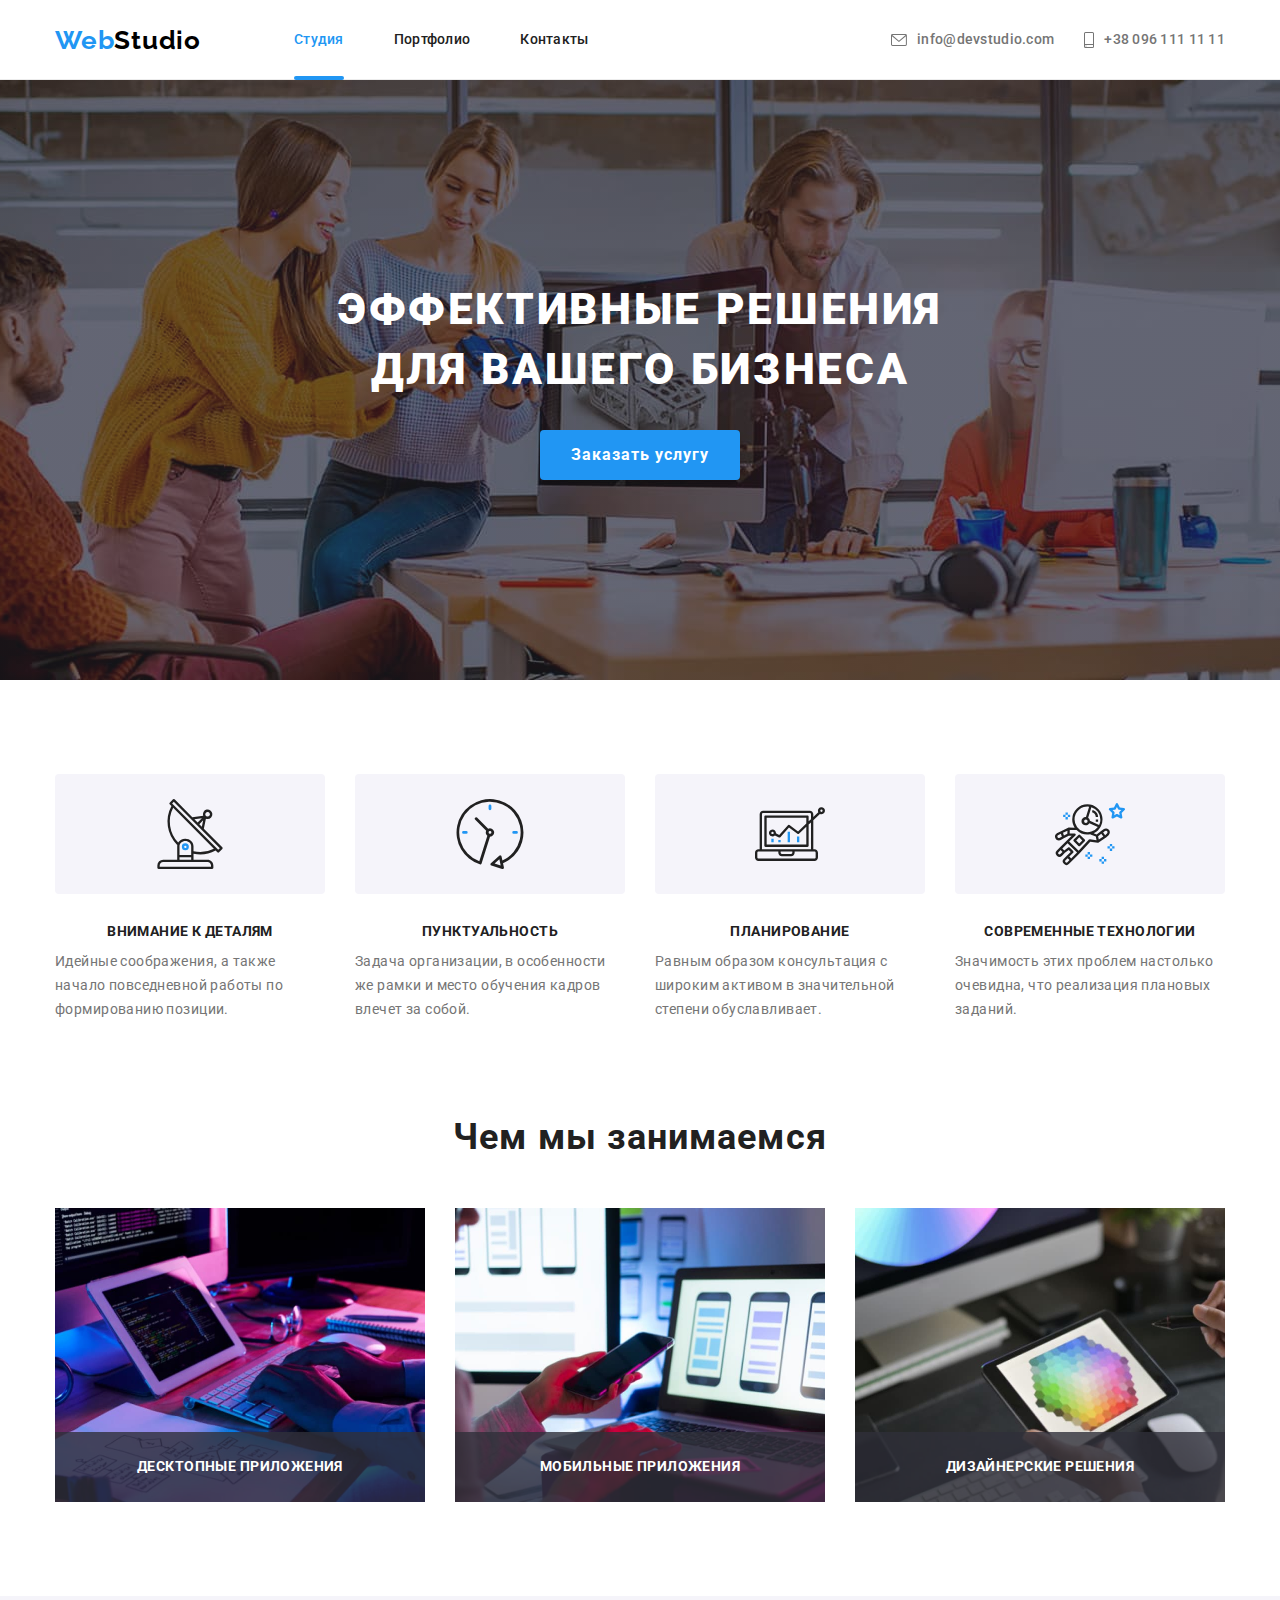
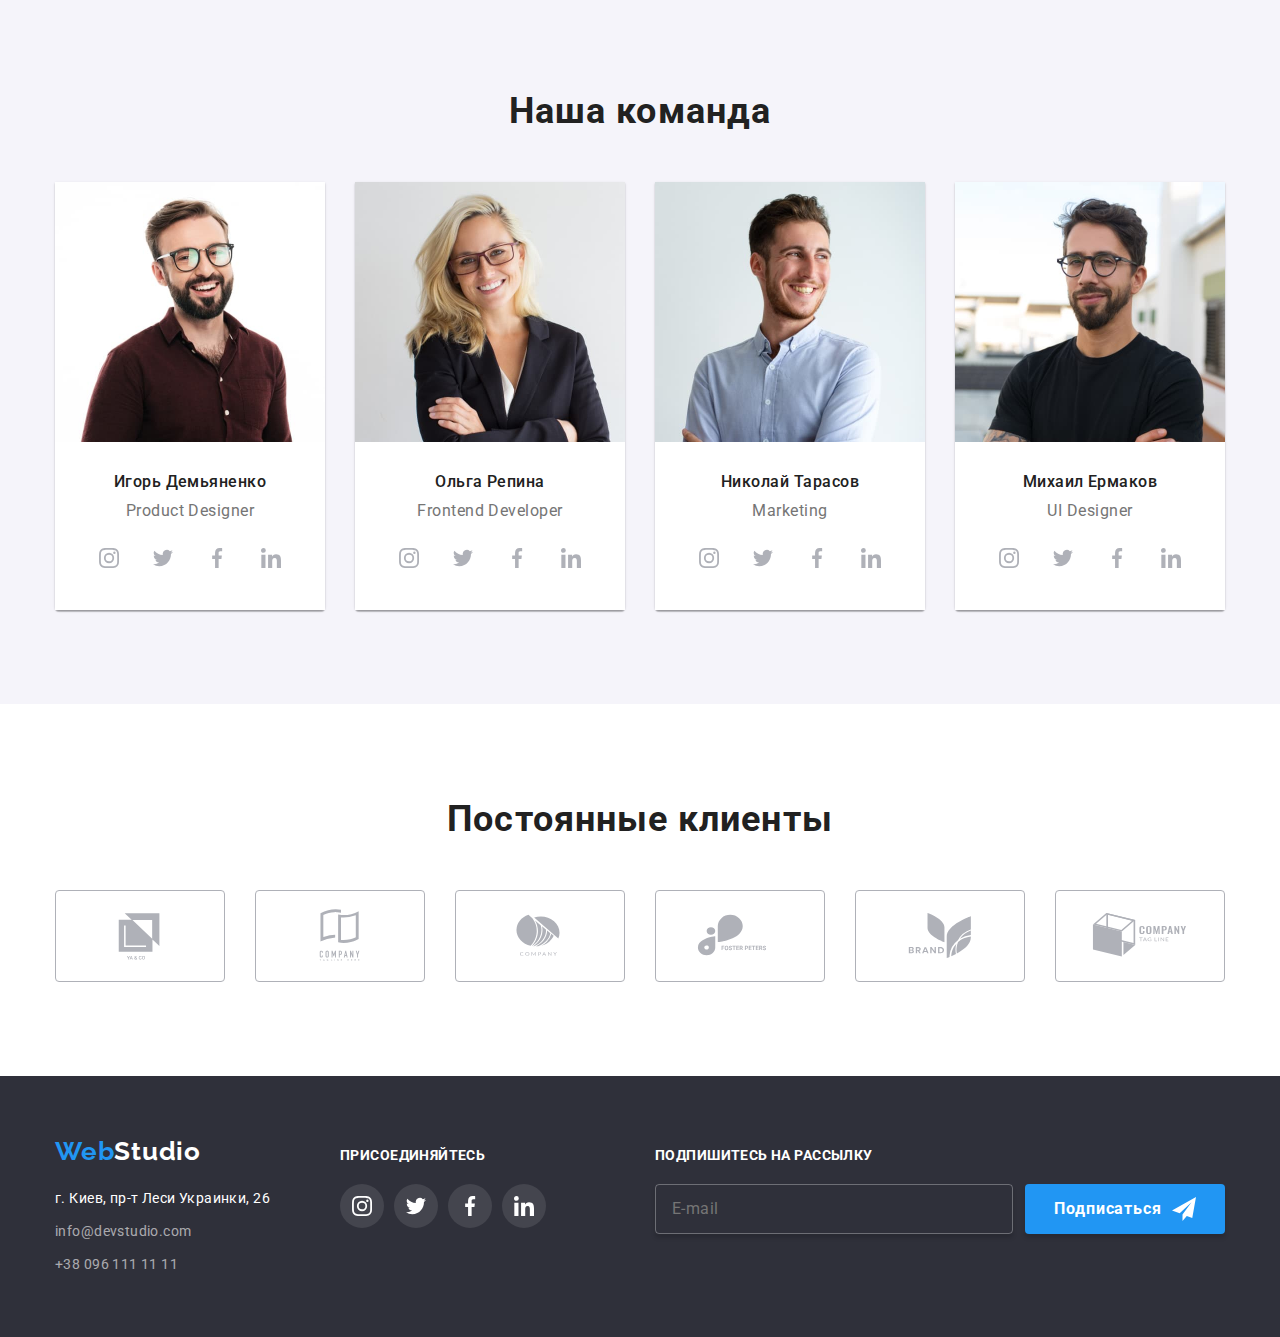
<file: index.html>
<!DOCTYPE html>
<html lang="ru">
  <head>
    <meta charset="UTF-8" />
    <meta http-equiv="X-UA-Compatible" content="IE=edge" />
    <meta name="viewport" content="width=device-width, initial-scale=1.0" />
    <title>WebStudio</title>
    <link rel="preconnect" href="https://fonts.googleapis.com" />
    <link rel="preconnect" href="https://fonts.gstatic.com" crossorigin />
    <link
      href="https://fonts.googleapis.com/css2?family=Raleway:wght@700&family=Roboto:wght@400;500;700;900&display=swap"
      rel="stylesheet"
    />
    <link rel="stylesheet" href="./css/main.min.css" />
  </head>
  <body>
    <!-- Блок header -->
    <header class="header">
      <div class="container">
        <!-- Основная навигация -->
        <nav class="navigation">
          <a class="logo header__logo" href="./index.html"
            >Web<span class="logo__dark">Studio</span></a
          >
          <button
            type="button"
            class="button-menu"
            aria-expanded="false"
            aria-controls="menu-container"
            data-menu-button
          >
            <svg
              class="button-menu__icon"
              width="40"
              height="40"
              aria-label="Переключатель мобильного меню"
            >
              <use
                class="button-menu__icon-cross"
                href="./images/icons.svg#cross"
              ></use>
              <use
                class="button-menu__icon-menu"
                href="./images/icons.svg#menu"
              ></use>
            </svg>
          </button>
          <div class="menu-container" id="menu-container" data-menu>
            <ul class="navigation__list">
              <li class="navigation__item">
                <a
                  class="navigation__link navigation__link--current"
                  href="./index.html"
                  >Студия</a
                >
              </li>
              <li class="navigation__item">
                <a class="navigation__link" href="./portfolio.html"
                  >Портфолио</a
                >
              </li>
              <li class="navigation__item">
                <a class="navigation__link" href="">Контакты</a>
              </li>
            </ul>
            <!-- Контактная информация -->
            <ul class="contacts">
              <li class="contacts__item">
                <a
                  class="contacts__link contacts__link--phone"
                  href="tel:+380961111111"
                  ><svg class="contacts__icon" width="10" height="16">
                    <use href="./images/icons.svg#smartphone"></use></svg
                  ><span class="contacts__label">+38 096 111 11 11</span></a
                >
              </li>
              <li class="contacts__item">
                <a class="contacts__link" href="mailto:info@devstudio.com"
                  ><svg class="contacts__icon" width="16" height="12">
                    <use href="./images/icons.svg#envelope"></use></svg
                  ><span class="contacts__label">info@devstudio.com</span></a
                >
              </li>
            </ul>
            <ul class="menu-social">
              <li class="menu-social__item">
                <a href="" class="menu-social__link">Instagram</a>
              </li>
              <li class="menu-social__item">
                <a href="" class="menu-social__link">Twitter</a>
              </li>
              <li class="menu-social__item">
                <a href="" class="menu-social__link">Facebook</a>
              </li>
              <li class="menu-social__item">
                <a href="" class="menu-social__link">LinkedIn</a>
              </li>
            </ul>
          </div>
        </nav>
      </div>
    </header>
    <!-- Блок main -->
    <main class="main">
      <!-- Основной баннер -->
      <section class="hero">
        <div class="container">
          <h1 class="hero__title">
            Эффективные решения<br />для вашего бизнеса
          </h1>
          <button class="button" type="button" data-modal-open>
            Заказать услугу
          </button>
        </div>
      </section>
      <!-- Наши преимущества -->
      <section class="section">
        <div class="container">
          <h2 class="section__title visually-hidden">Наши преимущества</h2>
          <ul class="features">
            <li class="features__item">
              <div class="features__box">
                <svg class="features__icon" width="70" height="70">
                  <use href="./images/icons.svg#antenna"></use>
                </svg>
              </div>
              <h3 class="features__title">Внимание к деталям</h3>
              <p class="features__text">
                Идейные соображения, а также начало повседневной работы по
                формированию позиции.
              </p>
            </li>
            <li class="features__item">
              <div class="features__box">
                <svg class="features__icon" width="70" height="70">
                  <use href="./images/icons.svg#clock"></use>
                </svg>
              </div>
              <h3 class="features__title">Пунктуальность</h3>
              <p class="features__text">
                Задача организации, в особенности же рамки и место обучения
                кадров влечет за собой.
              </p>
            </li>
            <li class="features__item">
              <div class="features__box">
                <svg class="features__icon" width="70" height="70">
                  <use href="./images/icons.svg#diagram"></use>
                </svg>
              </div>
              <h3 class="features__title">Планирование</h3>
              <p class="features__text">
                Равным образом консультация с широким активом в значительной
                степени обуславливает.
              </p>
            </li>
            <li class="features__item">
              <div class="features__box">
                <svg class="features__icon" width="70" height="70">
                  <use href="./images/icons.svg#astronaut"></use>
                </svg>
              </div>
              <h3 class="features__title">Современные технологии</h3>
              <p class="features__text">
                Значимость этих проблем настолько очевидна, что реализация
                плановых заданий.
              </p>
            </li>
          </ul>
        </div>
      </section>
      <!-- Чем мы занимаемся -->
      <section class="section section--no-padding-top section--hiden">
        <div class="container">
          <h2 class="section__title">Чем мы занимаемся</h2>
          <ul class="work">
            <li class="work__item">
              <div class="work__thumb">
                <img
                  class="work__image"
                  srcset="
                    ./images/work/work1/work1-desktop-370.jpg 370w,
                    ./images/work/work1/work1-desktop-740.jpg 740w
                  "
                  sizes="33vw"
                  src="./images/work/work1/work1-desktop-370.jpg"
                  alt="Программист работает в офисе"
                />
                <div class="work__overlay">
                  <h3 class="work__title">Десктопные приложения</h3>
                </div>
              </div>
            </li>
            <li class="work__item">
              <div class="work__thumb">
                <img
                  class="work__image"
                  srcset="
                    ./images/work/work2/work2-desktop-370.jpg 370w,
                    ./images/work/work2/work2-desktop-740.jpg 740w
                  "
                  sizes="33vw"
                  src="./images/work/work2/work2-desktop-370.jpg"
                  alt="Веб-дизайнер разрабатывает интерфейс для мобильного приложения"
                />
                <div class="work__overlay">
                  <h3 class="work__title">Мобильные приложения</h3>
                </div>
              </div>
            </li>
            <li class="work__item">
              <div class="work__thumb">
                <img
                  class="work__image"
                  srcset="
                    ./images/work/work3/work3-desktop-370.jpg 370w,
                    ./images/work/work3/work3-desktop-740.jpg 740w
                  "
                  sizes="33vw"
                  src="./images/work/work3/work3-desktop-370.jpg"
                  alt="Веб-дизайнер выбирает цвет на графическом планшете"
                />
                <div class="work__overlay">
                  <h3 class="work__title">Дизайнерские решения</h3>
                </div>
              </div>
            </li>
          </ul>
        </div>
      </section>
      <!-- Наша команда -->
      <section class="section section--other-background">
        <div class="container">
          <h2 class="section__title">Наша команда</h2>
          <ul class="team">
            <li class="team__item">
              <picture>
                <source
                  srcset="
                    ./images/team/employee1/employee1-desktop-270.jpg 270w,
                    ./images/team/employee1/employee1-desktop-540.jpg 540w
                  "
                  media="(min-width: 1200px)"
                  sizes="25vw"
                />
                <source
                  srcset="
                    ./images/team/employee1/employee1-tablet-354.jpg 354w,
                    ./images/team/employee1/employee1-tablet-708.jpg 708w
                  "
                  media="(min-width: 768px)"
                  sizes="50vw"
                />
                <source
                  srcset="
                    ./images/team/employee1/employee1-mobile-450.jpg 450w,
                    ./images/team/employee1/employee1-mobile-900.jpg 900w
                  "
                  media="(max-width: 767px)"
                  sizes="100vw"
                />
                <img
                  class="team__image"
                  src="./images/team/employee1/employee1-mobile-450.jpg"
                  alt="Фото Игоря Демьяненко"
                />
              </picture>
              <div class="team__box">
                <h3 class="team__title">Игорь Демьяненко</h3>
                <p class="team__text" lang="en">Product Designer</p>
                <ul class="social-list">
                  <li class="social-list__item">
                    <a class="social-list__link" href=""
                      ><svg class="social-list__icon" width="20" height="20">
                        <use href="./images/icons.svg#instagram"></use>
                      </svg>
                    </a>
                  </li>
                  <li class="social-list__item">
                    <a class="social-list__link" href="">
                      <svg class="social-list__icon" width="20" height="20">
                        <use href="./images/icons.svg#twitter"></use>
                      </svg>
                    </a>
                  </li>
                  <li class="social-list__item">
                    <a class="social-list__link" href=""
                      ><svg class="social-list__icon" width="20" height="20">
                        <use href="./images/icons.svg#facebook"></use></svg
                    ></a>
                  </li>
                  <li class="social-list__item">
                    <a class="social-list__link" href=""
                      ><svg class="social-list__icon" width="20" height="20">
                        <use href="./images/icons.svg#linkedin"></use></svg
                    ></a>
                  </li>
                </ul>
              </div>
            </li>
            <li class="team__item">
              <picture>
                <source
                  srcset="
                    ./images/team/employee2/employee2-desktop-270.jpg 270w,
                    ./images/team/employee2/employee2-desktop-540.jpg 540w
                  "
                  media="(min-width: 1200px)"
                  sizes="25vw"
                />
                <source
                  srcset="
                    ./images/team/employee2/employee2-tablet-354.jpg 354w,
                    ./images/team/employee2/employee2-tablet-708.jpg 708w
                  "
                  media="(min-width: 768px)"
                  sizes="50vw"
                />
                <source
                  srcset="
                    ./images/team/employee2/employee2-mobile-450.jpg 450w,
                    ./images/team/employee2/employee2-mobile-900.jpg 900w
                  "
                  media="(max-width: 767px)"
                  sizes="100vw"
                />
                <img
                  class="team__image"
                  src="./images/team/employee2/employee2-mobile-450.jpg"
                  alt="Фото Ольги Репиной"
                />
              </picture>
              <div class="team__box">
                <h3 class="team__title">Ольга Репина</h3>
                <p class="team__text" lang="en">Frontend Developer</p>
                <ul class="social-list">
                  <li class="social-list__item">
                    <a class="social-list__link" href=""
                      ><svg class="social-list__icon" width="20" height="20">
                        <use href="./images/icons.svg#instagram"></use>
                      </svg>
                    </a>
                  </li>
                  <li class="social-list__item">
                    <a class="social-list__link" href="">
                      <svg class="social-list__icon" width="20" height="20">
                        <use href="./images/icons.svg#twitter"></use>
                      </svg>
                    </a>
                  </li>
                  <li class="social-list__item">
                    <a class="social-list__link" href=""
                      ><svg class="social-list__icon" width="20" height="20">
                        <use href="./images/icons.svg#facebook"></use></svg
                    ></a>
                  </li>
                  <li class="social-list__item">
                    <a class="social-list__link" href=""
                      ><svg class="social-list__icon" width="20" height="20">
                        <use href="./images/icons.svg#linkedin"></use></svg
                    ></a>
                  </li>
                </ul>
              </div>
            </li>
            <li class="team__item">
              <picture>
                <source
                  srcset="
                    ./images/team/employee3/employee3-desktop-270.jpg 270w,
                    ./images/team/employee3/employee3-desktop-540.jpg 540w
                  "
                  media="(min-width: 1200px)"
                  sizes="25vw"
                />
                <source
                  srcset="
                    ./images/team/employee3/employee3-tablet-354.jpg 354w,
                    ./images/team/employee3/employee3-tablet-708.jpg 708w
                  "
                  media="(min-width: 768px)"
                  sizes="50vw"
                />
                <source
                  srcset="
                    ./images/team/employee3/employee3-mobile-450.jpg 450w,
                    ./images/team/employee3/employee3-mobile-900.jpg 900w
                  "
                  media="(max-width: 767px)"
                  sizes="100vw"
                />
                <img
                  class="team__image"
                  src="./images/team/employee3/employee3-mobile-450.jpg"
                  alt="Фото Николая Тарасова"
                />
              </picture>
              <div class="team__box">
                <h3 class="team__title">Николай Тарасов</h3>
                <p class="team__text" lang="en">Marketing</p>
                <ul class="social-list">
                  <li class="social-list__item">
                    <a class="social-list__link" href=""
                      ><svg class="social-list__icon" width="20" height="20">
                        <use href="./images/icons.svg#instagram"></use>
                      </svg>
                    </a>
                  </li>
                  <li class="social-list__item">
                    <a class="social-list__link" href="">
                      <svg class="social-list__icon" width="20" height="20">
                        <use href="./images/icons.svg#twitter"></use>
                      </svg>
                    </a>
                  </li>
                  <li class="social-list__item">
                    <a class="social-list__link" href=""
                      ><svg class="social-list__icon" width="20" height="20">
                        <use href="./images/icons.svg#facebook"></use></svg
                    ></a>
                  </li>
                  <li class="social-list__item">
                    <a class="social-list__link" href=""
                      ><svg class="social-list__icon" width="20" height="20">
                        <use href="./images/icons.svg#linkedin"></use></svg
                    ></a>
                  </li>
                </ul>
              </div>
            </li>
            <li class="team__item">
              <picture>
                <source
                  srcset="
                    ./images/team/employee4/employee4-desktop-270.jpg 270w,
                    ./images/team/employee4/employee4-desktop-540.jpg 540w
                  "
                  media="(min-width: 1200px)"
                  sizes="25vw"
                />
                <source
                  srcset="
                    ./images/team/employee4/employee4-tablet-354.jpg 354w,
                    ./images/team/employee4/employee4-tablet-708.jpg 708w
                  "
                  media="(min-width: 768px)"
                  sizes="50vw"
                />
                <source
                  srcset="
                    ./images/team/employee4/employee4-mobile-450.jpg 450w,
                    ./images/team/employee4/employee4-mobile-900.jpg 900w
                  "
                  media="(max-width: 767px)"
                  sizes="100vw"
                />
                <img
                  class="team__image"
                  src="./images/team/employee4/employee4-mobile-450.jpg"
                  alt="Фото Михаила Ермакова"
                />
              </picture>
              <div class="team__box">
                <h3 class="team__title">Михаил Ермаков</h3>
                <p class="team__text" lang="en">UI Designer</p>
                <ul class="social-list">
                  <li class="social-list__item">
                    <a class="social-list__link" href=""
                      ><svg class="social-list__icon" width="20" height="20">
                        <use href="./images/icons.svg#instagram"></use>
                      </svg>
                    </a>
                  </li>
                  <li class="social-list__item">
                    <a class="social-list__link" href="">
                      <svg class="social-list__icon" width="20" height="20">
                        <use href="./images/icons.svg#twitter"></use>
                      </svg>
                    </a>
                  </li>
                  <li class="social-list__item">
                    <a class="social-list__link" href=""
                      ><svg class="social-list__icon" width="20" height="20">
                        <use href="./images/icons.svg#facebook"></use></svg
                    ></a>
                  </li>
                  <li class="social-list__item">
                    <a class="social-list__link" href=""
                      ><svg class="social-list__icon" width="20" height="20">
                        <use href="./images/icons.svg#linkedin"></use></svg
                    ></a>
                  </li>
                </ul>
              </div>
            </li>
          </ul>
        </div>
      </section>
      <!-- Постоянные клиенты -->
      <section class="section">
        <div class="container">
          <h2 class="section__title">Постоянные клиенты</h2>
          <ul class="clients">
            <li class="clients__item">
              <a href="" class="clients__link"
                ><svg class="clients__icon" width="106" height="60">
                  <use href="./images/icons.svg#client1"></use></svg
              ></a>
            </li>
            <li class="clients__item">
              <a href="" class="clients__link"
                ><svg class="clients__icon" width="106" height="60">
                  <use href="./images/icons.svg#client2"></use></svg
              ></a>
            </li>
            <li class="clients__item">
              <a href="" class="clients__link"
                ><svg class="clients__icon" width="106" height="60">
                  <use href="./images/icons.svg#client3"></use></svg
              ></a>
            </li>
            <li class="clients__item">
              <a href="" class="clients__link"
                ><svg class="clients__icon" width="106" height="60">
                  <use href="./images/icons.svg#client4"></use></svg
              ></a>
            </li>
            <li class="clients__item">
              <a href="" class="clients__link"
                ><svg class="clients__icon" width="106" height="60">
                  <use href="./images/icons.svg#client5"></use></svg
              ></a>
            </li>
            <li class="clients__item">
              <a href="" class="clients__link"
                ><svg class="clients__icon" width="106" height="60">
                  <use href="./images/icons.svg#client6"></use></svg
              ></a>
            </li>
          </ul>
        </div>
      </section>
    </main>
    <!-- Блок footer -->
    <footer class="footer">
      <div class="container container--footer">
        <div class="footer__main-block">
          <a class="logo" href="./index.html"
            >Web<span class="logo__light">Studio</span></a
          >
          <address class="adress">
            <ul class="adress__list">
              <li class="adress__item">
                <a
                  class="adress__link adress__link--map"
                  href="https://goo.gl/maps/TPBuofEjxhkaZdSg8"
                  target="_blank"
                  rel="noopener noreferrer"
                  ><span class="adress__label adress__label__map"
                    >г. Киев, пр-т Леси Украинки, 26</span
                  ></a
                >
              </li>
              <li class="adress__item">
                <a class="adress__link" href="mailto:info@devstudio.com"
                  ><span class="adress__label">info@devstudio.com</span></a
                >
              </li>
              <li class="adress__item">
                <a class="adress__link" href="tel:+380961111111"
                  ><span class="adress__label">+38 096 111 11 11</span></a
                >
              </li>
            </ul>
          </address>
        </div>
        <div class="social-block">
          <h3 class="social-block__subtitle">Присоединяйтесь</h3>
          <ul class="social-list">
            <li class="social-list__item">
              <a class="social-list__link social-list__link--footer" href=""
                ><svg class="social-list__icon" width="20" height="20">
                  <use href="./images/icons.svg#instagram"></use>
                </svg>
              </a>
            </li>
            <li class="social-list__item">
              <a class="social-list__link social-list__link--footer" href="">
                <svg class="social-list__icon" width="20" height="20">
                  <use href="./images/icons.svg#twitter"></use>
                </svg>
              </a>
            </li>
            <li class="social-list__item">
              <a class="social-list__link social-list__link--footer" href=""
                ><svg class="social-list__icon" width="20" height="20">
                  <use href="./images/icons.svg#facebook"></use></svg
              ></a>
            </li>
            <li class="social-list__item">
              <a class="social-list__link social-list__link--footer" href=""
                ><svg class="social-list__icon" width="20" height="20">
                  <use href="./images/icons.svg#linkedin"></use></svg
              ></a>
            </li>
          </ul>
        </div>
        <div class="subscribe-section">
          <h3 class="subscribe-section__subtitle">Подпишитесь на рассылку</h3>
          <form action="#" class="subscribe-form">
            <input
              type="email"
              class="subscribe-form__input"
              name="mail"
              placeholder="E-mail"
            />
            <button type="submit" class="button">
              <span class="button__label">Подписаться</span>
              <svg class="button__icon" width="24" height="24">
                <use href="./images/icons.svg#send"></use>
              </svg>
            </button>
          </form>
        </div>
      </div>
    </footer>
    <!-- Backdrop & Modal -->
    <div class="backdrop backdrop--hidden" data-modal>
      <div class="modal">
        <button class="button-close" type="button" data-modal-close>
          <svg class="button-close__icon" width="18" height="18">
            <use href="./images/icons.svg#close"></use>
          </svg>
        </button>
        <form action="#" class="modal-form">
          <strong class="modal-form__title">
            Оставьте свои данные, мы вам перезвоним
          </strong>
          <label class="modal-form__field">
            <span class="modal-form__label">Имя</span>
            <input type="text" class="modal-form__input" name="name" />
            <svg class="modal-form__icon" width="18" height="18">
              <use href="./images/icons.svg#person"></use>
            </svg>
          </label>
          <label class="modal-form__field">
            <span class="modal-form__label">Телефон</span>
            <input type="tel" class="modal-form__input" name="phone" />
            <svg class="modal-form__icon" width="18" height="18">
              <use href="./images/icons.svg#phone"></use>
            </svg>
          </label>
          <label class="modal-form__field">
            <span class="modal-form__label">Почта</span>
            <input type="email" class="modal-form__input" name="email" />
            <svg class="modal-form__icon" width="18" height="18">
              <use href="./images/icons.svg#email"></use>
            </svg>
          </label>
          <label class="modal-form__field">
            <span class="modal-form__label">Комментарий</span>
            <textarea
              class="modal-form__textarea"
              name="comment"
              placeholder="Введите текст"
            ></textarea>
          </label>
          <label class="form-agreement">
            <input
              type="checkbox"
              class="form-agreement__input visually-hidden"
              name="agreement"
              value="agree"
            />
            <svg class="form-agreement__icon" width="16" height="15">
              <use href="./images/icons.svg#check"></use>
            </svg>
            <span class="form-agreement__label"
              >Соглашаюсь с рассылкой и принимаю
              <a class="form-agreement__link" href="">Условия договора</a></span
            >
          </label>
          <button type="submit" class="button">Отправить</button>
        </form>
      </div>
    </div>
    <script src="./js/modal.js"></script>
    <script src="./js/mobile-menu.js"></script>
  </body>
</html>
</file>
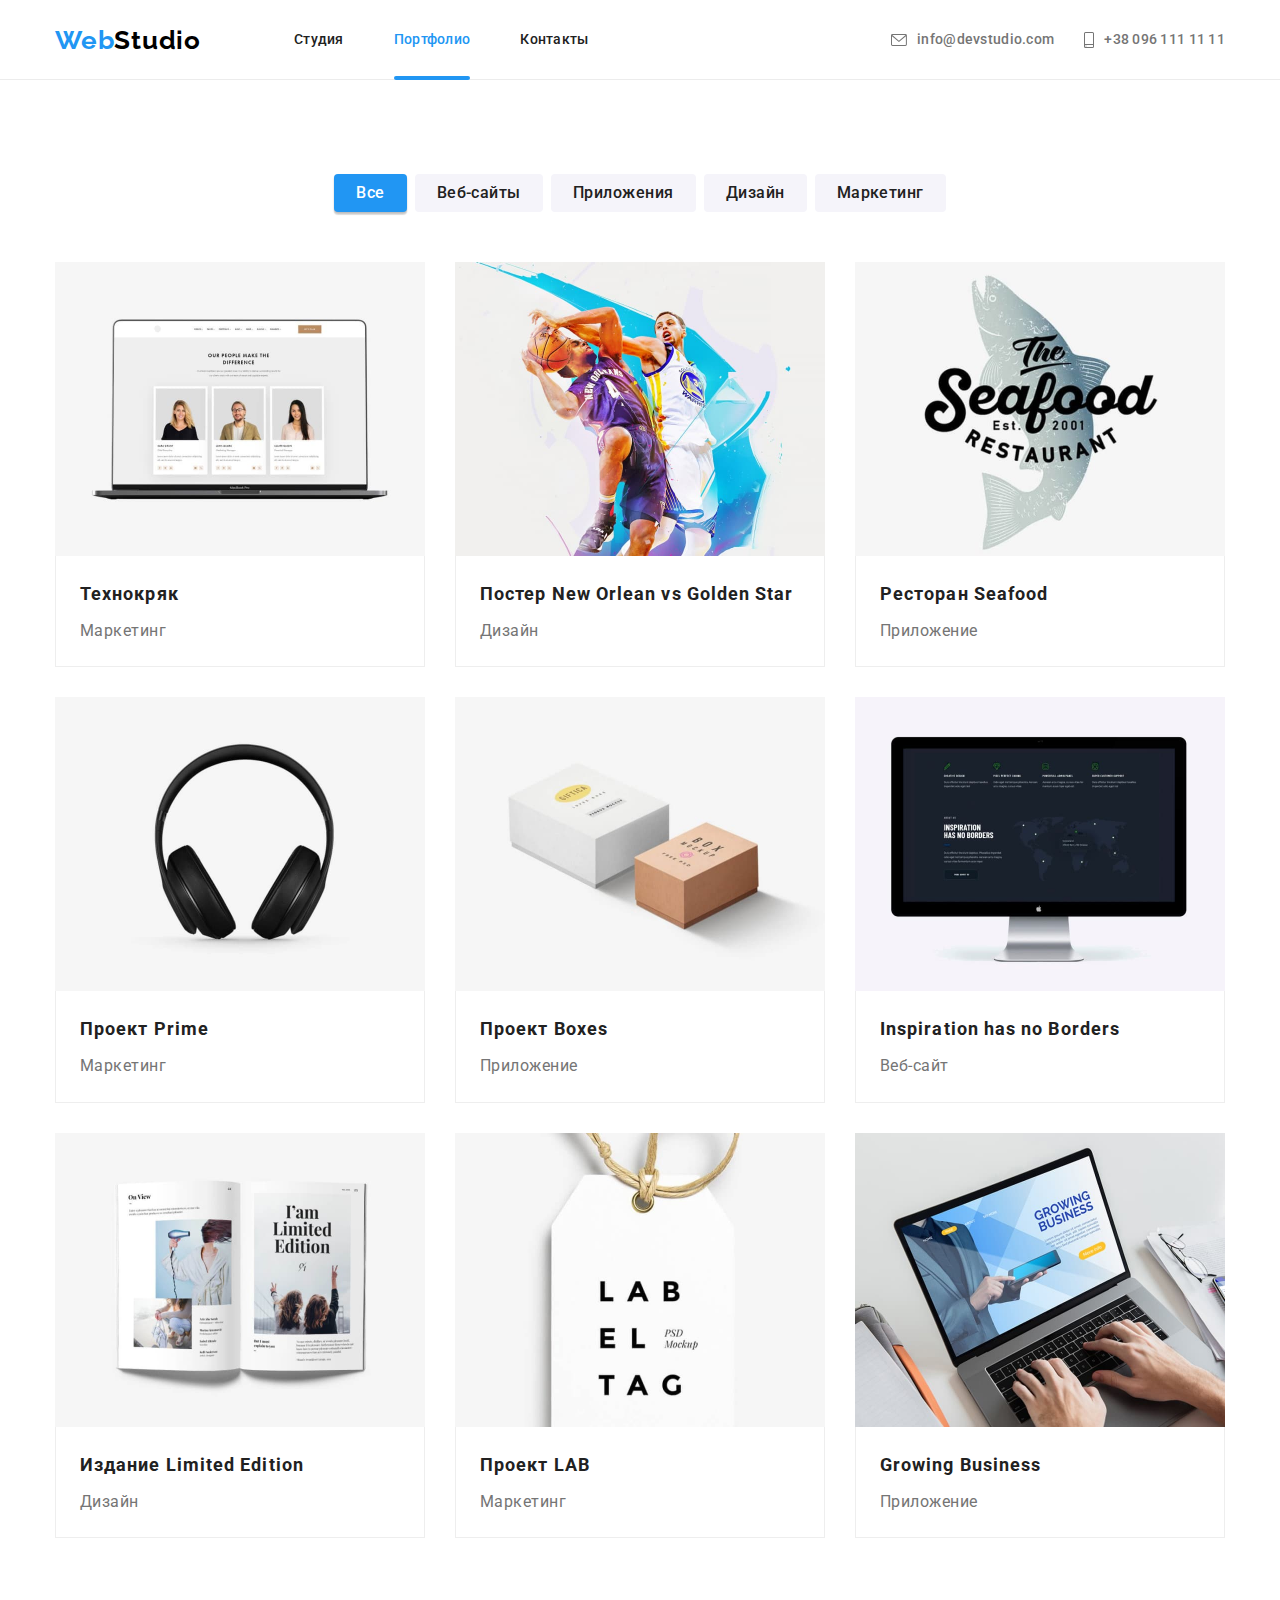
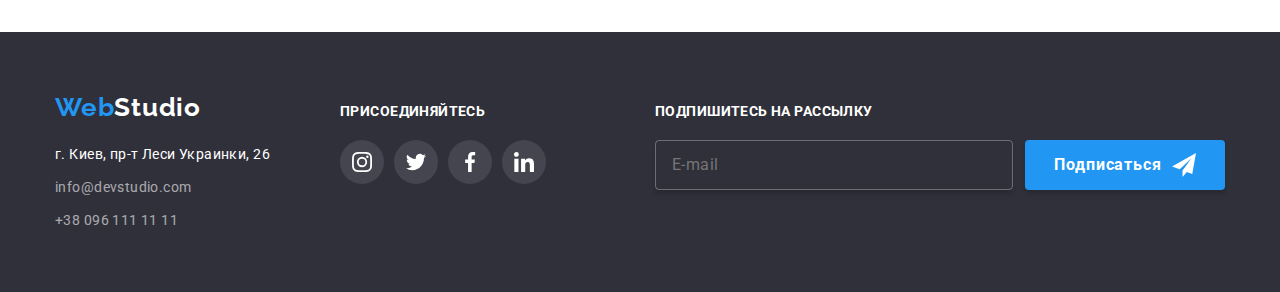
<file: portfolio.html>
<!DOCTYPE html>
<html lang="en">
  <head>
    <meta charset="UTF-8" />
    <meta http-equiv="X-UA-Compatible" content="IE=edge" />
    <meta name="viewport" content="width=device-width, initial-scale=1.0" />
    <title>Portfolio</title>
    <link rel="preconnect" href="https://fonts.googleapis.com" />
    <link rel="preconnect" href="https://fonts.gstatic.com" crossorigin />
    <link
      href="https://fonts.googleapis.com/css2?family=Raleway:wght@700&family=Roboto:wght@400;500;700;900&display=swap"
      rel="stylesheet"
    />
    <link rel="stylesheet" href="./css/main.min.css" />
  </head>
  <body>
    <!-- Блок header -->
    <header class="header">
      <div class="container container__header">
        <!-- Основная навигация -->
        <nav class="navigation">
          <a class="logo header__logo" href="./index.html"
            >Web<span class="logo__dark">Studio</span></a
          >
          <button
            type="button"
            class="button-menu"
            aria-expanded="false"
            aria-controls="menu-container"
            data-menu-button
          >
            <svg
              class="button-menu__icon"
              width="40"
              height="40"
              aria-label="Переключатель мобильного меню"
            >
              <use
                class="button-menu__icon-cross"
                href="./images/icons.svg#cross"
              ></use>
              <use
                class="button-menu__icon-menu"
                href="./images/icons.svg#menu"
              ></use>
            </svg>
          </button>
          <div class="menu-container" id="menu-container" data-menu>
            <ul class="navigation__list">
              <li class="navigation__item">
                <a class="navigation__link" href="./index.html">Студия</a>
              </li>
              <li class="navigation__item">
                <a
                  class="navigation__link navigation__link--current"
                  href="./portfolio.html"
                  >Портфолио</a
                >
              </li>
              <li class="navigation__item">
                <a class="navigation__link" href="">Контакты</a>
              </li>
            </ul>
            <!-- Контактная информация -->
            <ul class="contacts">
              <li class="contacts__item">
                <a
                  class="contacts__link contacts__link--phone"
                  href="tel:+380961111111"
                  ><svg class="contacts__icon" width="10" height="16">
                    <use href="./images/icons.svg#smartphone"></use></svg
                  ><span class="contacts__label">+38 096 111 11 11</span></a
                >
              </li>
              <li class="contacts__item">
                <a class="contacts__link" href="mailto:info@devstudio.com"
                  ><svg class="contacts__icon" width="16" height="12">
                    <use href="./images/icons.svg#envelope"></use></svg
                  ><span class="contacts__label">info@devstudio.com</span></a
                >
              </li>
            </ul>
            <ul class="menu-social">
              <li class="menu-social__item">
                <a href="" class="menu-social__link">Instagram</a>
              </li>
              <li class="menu-social__item">
                <a href="" class="menu-social__link">Twitter</a>
              </li>
              <li class="menu-social__item">
                <a href="" class="menu-social__link">Facebook</a>
              </li>
              <li class="menu-social__item">
                <a href="" class="menu-social__link">LinkedIn</a>
              </li>
            </ul>
          </div>
        </nav>
      </div>
    </header>
    <!-- Блок main -->
    <main class="portfolio">
      <!-- Примеры работ -->
      <section class="section">
        <div class="container">
          <h1 class="section__title visually-hidden">Примеры работ</h1>
          <!-- Фильтр -->
          <ul class="filtre">
            <li class="filtre__item">
              <button
                class="filtre-button filtre-button--current"
                type="button"
              >
                Все
              </button>
            </li>
            <li class="filtre__item">
              <button class="filtre-button" type="button">Веб-сайты</button>
            </li>
            <li class="filtre__item">
              <button class="filtre-button" type="button">Приложения</button>
            </li>
            <li class="filtre__item">
              <button class="filtre-button" type="button">Дизайн</button>
            </li>
            <li class="filtre__item">
              <button class="filtre-button" type="button">Маркетинг</button>
            </li>
          </ul>
          <!-- Примеры -->
          <ul class="gallery">
            <li class="gallery__item">
              <a href="" class="gallery__link">
                <div class="gallery__thumb">
                  <picture>
                    <source
                      srcset="
                        ./images/portfolio/portfolio1/portfolio1-desktop-370.jpg 370w,
                        ./images/portfolio/portfolio1/portfolio1-desktop-740.jpg 740w
                      "
                      media="(min-width: 1200px)"
                      sizes="33vw"
                    />
                    <source
                      srcset="
                        ./images/portfolio/portfolio1/portfolio1-tablet-354.jpg 354w,
                        ./images/portfolio/portfolio1/portfolio1-tablet-708.jpg 708w
                      "
                      media="(min-width: 768px)"
                      sizes="50vw"
                    />
                    <source
                      srcset="
                        ./images/portfolio/portfolio1/portfolio1-mobile-450.jpg 450w,
                        ./images/portfolio/portfolio1/portfolio1-mobile-900.jpg 900w
                      "
                      media="(max-width: 767px)"
                      sizes="100vw"
                    />
                    <img
                      class="gallery__image"
                      src="./images/portfolio/portfolio1/portfolio1-mobile-450.jpg"
                      alt="Открытый ноутбук с изображениями людей"
                    />
                  </picture>
                  <p class="gallery__actions">
                    Ресурс предлагает комплексные предложения с разным уровнем
                    функционала и сервисов. Все это позволит посетителю получить
                    исчерпывающие сведения о компании или частном лице.
                  </p>
                </div>
                <div class="gallery__description">
                  <h2 class="gallery__title">Технокряк</h2>
                  <p class="gallery__text">Маркетинг</p>
                </div>
              </a>
            </li>
            <li class="gallery__item">
              <a href="" class="gallery__link">
                <div class="gallery__thumb">
                  <picture>
                    <source
                      srcset="
                        ./images/portfolio/portfolio2/portfolio2-desktop-370.jpg 370w,
                        ./images/portfolio/portfolio2/portfolio2-desktop-740.jpg 740w
                      "
                      media="(min-width: 1200px)"
                      sizes="33vw"
                    />
                    <source
                      srcset="
                        ./images/portfolio/portfolio2/portfolio2-tablet-354.jpg 354w,
                        ./images/portfolio/portfolio2/portfolio2-tablet-708.jpg 708w
                      "
                      media="(min-width: 768px)"
                      sizes="50vw"
                    />
                    <source
                      srcset="
                        ./images/portfolio/portfolio2/portfolio2-mobile-450.jpg 450w,
                        ./images/portfolio/portfolio2/portfolio2-mobile-900.jpg 900w
                      "
                      media="(max-width: 767px)"
                      sizes="100vw"
                    />
                    <img
                      class="gallery__image"
                      src="./images/portfolio/portfolio2/portfolio2-mobile-450.jpg"
                      alt="Два баскетболиста в игре"
                    />
                  </picture>
                  <p class="gallery__actions">
                    Ресурс предлагает комплексные предложения с разным уровнем
                    функционала и сервисов. Все это позволит посетителю получить
                    исчерпывающие сведения о компании или частном лице.
                  </p>
                </div>
                <div class="gallery__description">
                  <h2 class="gallery__title">
                    Постер <span lang="en">New Orlean vs Golden Star</span>
                  </h2>
                  <p class="gallery__text">Дизайн</p>
                </div>
              </a>
            </li>
            <li class="gallery__item">
              <a href="" class="gallery__link">
                <div class="gallery__thumb">
                  <picture>
                    <source
                      srcset="
                        ./images/portfolio/portfolio3/portfolio3-desktop-370.jpg 370w,
                        ./images/portfolio/portfolio3/portfolio3-desktop-740.jpg 740w
                      "
                      media="(min-width: 1200px)"
                      sizes="33vw"
                    />
                    <source
                      srcset="
                        ./images/portfolio/portfolio3/portfolio3-tablet-354.jpg 354w,
                        ./images/portfolio/portfolio3/portfolio3-tablet-708.jpg 708w
                      "
                      media="(min-width: 768px)"
                      sizes="50vw"
                    />
                    <source
                      srcset="
                        ./images/portfolio/portfolio3/portfolio3-mobile-450.jpg 450w,
                        ./images/portfolio/portfolio3/portfolio3-mobile-900.jpg 900w
                      "
                      media="(max-width: 767px)"
                      sizes="100vw"
                    />
                    <img
                      class="gallery__image"
                      src="./images/portfolio/portfolio3/portfolio3-mobile-450.jpg"
                      alt="Логотип ресторана Seafood"
                    />
                  </picture>
                  <p class="gallery__actions">
                    Ресурс предлагает комплексные предложения с разным уровнем
                    функционала и сервисов. Все это позволит посетителю получить
                    исчерпывающие сведения о компании или частном лице.
                  </p>
                </div>
                <div class="gallery__description">
                  <h2 class="gallery__title">
                    Ресторан <span lang="en">Seafood</span>
                  </h2>
                  <p class="gallery__text">Приложение</p>
                </div>
              </a>
            </li>
            <li class="gallery__item">
              <a href="" class="gallery__link">
                <div class="gallery__thumb">
                  <picture>
                    <source
                      srcset="
                        ./images/portfolio/portfolio4/portfolio4-desktop-370.jpg 370w,
                        ./images/portfolio/portfolio4/portfolio4-desktop-740.jpg 740w
                      "
                      media="(min-width: 1200px)"
                      sizes="33vw"
                    />
                    <source
                      srcset="
                        ./images/portfolio/portfolio4/portfolio4-tablet-354.jpg 354w,
                        ./images/portfolio/portfolio4/portfolio4-tablet-708.jpg 708w
                      "
                      media="(min-width: 768px)"
                      sizes="50vw"
                    />
                    <source
                      srcset="
                        ./images/portfolio/portfolio4/portfolio4-mobile-450.jpg 450w,
                        ./images/portfolio/portfolio4/portfolio4-mobile-900.jpg 900w
                      "
                      media="(max-width: 767px)"
                      sizes="100vw"
                    />
                    <img
                      class="gallery__image"
                      src="./images/portfolio/portfolio4/portfolio4-mobile-450.jpg"
                      alt="Черные наушники"
                    />
                  </picture>
                  <p class="gallery__actions">
                    Ресурс предлагает комплексные предложения с разным уровнем
                    функционала и сервисов. Все это позволит посетителю получить
                    исчерпывающие сведения о компании или частном лице.
                  </p>
                </div>
                <div class="gallery__description">
                  <h2 class="gallery__title">
                    Проект <span lang="en"></span>Prime
                  </h2>
                  <p class="gallery__text">Маркетинг</p>
                </div>
              </a>
            </li>
            <li class="gallery__item">
              <a href="" class="gallery__link">
                <div class="gallery__thumb">
                  <picture>
                    <source
                      srcset="
                        ./images/portfolio/portfolio5/portfolio5-desktop-370.jpg 370w,
                        ./images/portfolio/portfolio5/portfolio5-desktop-740.jpg 740w
                      "
                      media="(min-width: 1200px)"
                      sizes="33vw"
                    />
                    <source
                      srcset="
                        ./images/portfolio/portfolio5/portfolio5-tablet-354.jpg 354w,
                        ./images/portfolio/portfolio5/portfolio5-tablet-708.jpg 708w
                      "
                      media="(min-width: 768px)"
                      sizes="50vw"
                    />
                    <source
                      srcset="
                        ./images/portfolio/portfolio5/portfolio5-mobile-450.jpg 450w,
                        ./images/portfolio/portfolio5/portfolio5-mobile-900.jpg 900w
                      "
                      media="(max-width: 767px)"
                      sizes="100vw"
                    />
                    <img
                      class="gallery__image"
                      src="./images/portfolio/portfolio5/portfolio5-mobile-450.jpg"
                      alt="Две коробки - коричневая и белая"
                    />
                  </picture>
                  <p class="gallery__actions">
                    Ресурс предлагает комплексные предложения с разным уровнем
                    функционала и сервисов. Все это позволит посетителю получить
                    исчерпывающие сведения о компании или частном лице.
                  </p>
                </div>
                <div class="gallery__description">
                  <h2 class="gallery__title">
                    Проект <span lang="en">Boxes</span>
                  </h2>
                  <p class="gallery__text">Приложение</p>
                </div>
              </a>
            </li>
            <li class="gallery__item">
              <a href="" class="gallery__link">
                <div class="gallery__thumb">
                  <picture>
                    <source
                      srcset="
                        ./images/portfolio/portfolio6/portfolio6-desktop-370.jpg 370w,
                        ./images/portfolio/portfolio6/portfolio6-desktop-740.jpg 740w
                      "
                      media="(min-width: 1200px)"
                      sizes="33vw"
                    />
                    <source
                      srcset="
                        ./images/portfolio/portfolio6/portfolio6-tablet-354.jpg 354w,
                        ./images/portfolio/portfolio6/portfolio6-tablet-708.jpg 708w
                      "
                      media="(min-width: 768px)"
                      sizes="50vw"
                    />
                    <source
                      srcset="
                        ./images/portfolio/portfolio6/portfolio6-mobile-450.jpg 450w,
                        ./images/portfolio/portfolio6/portfolio6-mobile-900.jpg 900w
                      "
                      media="(max-width: 767px)"
                      sizes="100vw"
                    />
                    <img
                      class="gallery__image"
                      src="./images/portfolio/portfolio6/portfolio6-mobile-450.jpg"
                      alt="Монитор с изображением страницы сайта"
                    />
                  </picture>
                  <p class="gallery__actions">
                    Ресурс предлагает комплексные предложения с разным уровнем
                    функционала и сервисов. Все это позволит посетителю получить
                    исчерпывающие сведения о компании или частном лице.
                  </p>
                </div>
                <div class="gallery__description">
                  <h2 class="gallery__title" lang="en">
                    Inspiration has no Borders
                  </h2>
                  <p class="gallery__text">Веб-сайт</p>
                </div>
              </a>
            </li>
            <li class="gallery__item">
              <a href="" class="gallery__link">
                <div class="gallery__thumb">
                  <picture>
                    <source
                      srcset="
                        ./images/portfolio/portfolio7/portfolio7-desktop-370.jpg 370w,
                        ./images/portfolio/portfolio7/portfolio7-desktop-740.jpg 740w
                      "
                      media="(min-width: 1200px)"
                      sizes="33vw"
                    />
                    <source
                      srcset="
                        ./images/portfolio/portfolio7/portfolio7-tablet-354.jpg 354w,
                        ./images/portfolio/portfolio7/portfolio7-tablet-708.jpg 708w
                      "
                      media="(min-width: 768px)"
                      sizes="50vw"
                    />
                    <source
                      srcset="
                        ./images/portfolio/portfolio7/portfolio7-mobile-450.jpg 450w,
                        ./images/portfolio/portfolio7/portfolio7-mobile-900.jpg 900w
                      "
                      media="(max-width: 767px)"
                      sizes="100vw"
                    />
                    <img
                      class="gallery__image"
                      src="./images/portfolio/portfolio7/portfolio7-mobile-450.jpg"
                      alt="Открытый журнал"
                    />
                  </picture>
                  <p class="gallery__actions">
                    Ресурс предлагает комплексные предложения с разным уровнем
                    функционала и сервисов. Все это позволит посетителю получить
                    исчерпывающие сведения о компании или частном лице.
                  </p>
                </div>
                <div class="gallery__description">
                  <h2 class="gallery__title">
                    Издание <span lang="en">Limited Edition</span>
                  </h2>
                  <p class="gallery__text">Дизайн</p>
                </div>
              </a>
            </li>
            <li class="gallery__item">
              <a href="" class="gallery__link">
                <div class="gallery__thumb">
                  <picture>
                    <source
                      srcset="
                        ./images/portfolio/portfolio8/portfolio8-desktop-370.jpg 370w,
                        ./images/portfolio/portfolio8/portfolio8-desktop-740.jpg 740w
                      "
                      media="(min-width: 1200px)"
                      sizes="33vw"
                    />
                    <source
                      srcset="
                        ./images/portfolio/portfolio8/portfolio8-tablet-354.jpg 354w,
                        ./images/portfolio/portfolio8/portfolio8-tablet-708.jpg 708w
                      "
                      media="(min-width: 768px)"
                      sizes="50vw"
                    />
                    <source
                      srcset="
                        ./images/portfolio/portfolio8/portfolio8-mobile-450.jpg 450w,
                        ./images/portfolio/portfolio8/portfolio8-mobile-900.jpg 900w
                      "
                      media="(max-width: 767px)"
                      sizes="100vw"
                    />
                    <img
                      class="gallery__image"
                      src="./images/portfolio/portfolio8/portfolio8-mobile-450.jpg"
                      alt="Бумажная этикетка с изображенными буквами"
                    />
                  </picture>
                  <p class="gallery__actions">
                    Ресурс предлагает комплексные предложения с разным уровнем
                    функционала и сервисов. Все это позволит посетителю получить
                    исчерпывающие сведения о компании или частном лице.
                  </p>
                </div>
                <div class="gallery__description">
                  <h2 class="gallery__title">
                    Проект <span lang="en">LAB</span>
                  </h2>
                  <p class="gallery__text">Маркетинг</p>
                </div>
              </a>
            </li>
            <li class="gallery__item">
              <a href="" class="gallery__link">
                <div class="gallery__thumb">
                  <picture>
                    <source
                      srcset="
                        ./images/portfolio/portfolio9/portfolio9-desktop-370.jpg 370w,
                        ./images/portfolio/portfolio9/portfolio9-desktop-740.jpg 740w
                      "
                      media="(min-width: 1200px)"
                      sizes="33vw"
                    />
                    <source
                      srcset="
                        ./images/portfolio/portfolio9/portfolio9-tablet-354.jpg 354w,
                        ./images/portfolio/portfolio9/portfolio9-tablet-708.jpg 708w
                      "
                      media="(min-width: 768px)"
                      sizes="50vw"
                    />
                    <source
                      srcset="
                        ./images/portfolio/portfolio9/portfolio9-mobile-450.jpg 450w,
                        ./images/portfolio/portfolio9/portfolio9-mobile-900.jpg 900w
                      "
                      media="(max-width: 767px)"
                      sizes="100vw"
                    />
                    <img
                      class="gallery__image"
                      src="./images/portfolio/portfolio9/portfolio9-mobile-450.jpg"
                      alt="Работа за ноутбуком"
                    />
                  </picture>
                  <p class="gallery__actions">
                    Ресурс предлагает комплексные предложения с разным уровнем
                    функционала и сервисов. Все это позволит посетителю получить
                    исчерпывающие сведения о компании или частном лице.
                  </p>
                </div>
                <div class="gallery__description">
                  <h2 class="gallery__title" lang="en">Growing Business</h2>
                  <p class="gallery__text">Приложение</p>
                </div>
              </a>
            </li>
          </ul>
        </div>
      </section>
    </main>
    <!-- Блок footer -->
    <footer class="footer">
      <div class="container container--footer">
        <div class="footer__main-block">
          <a class="logo" href="./index.html"
            >Web<span class="logo__light">Studio</span></a
          >
          <address class="adress">
            <ul class="adress__list">
              <li class="adress__item">
                <a
                  class="adress__link adress__link--map"
                  href="https://goo.gl/maps/TPBuofEjxhkaZdSg8"
                  target="_blank"
                  rel="noopener noreferrer"
                  ><span class="adress__label adress__label__map"
                    >г. Киев, пр-т Леси Украинки, 26</span
                  ></a
                >
              </li>
              <li class="adress__item">
                <a class="adress__link" href="mailto:info@devstudio.com"
                  ><span class="adress__label">info@devstudio.com</span></a
                >
              </li>
              <li class="adress__item">
                <a class="adress__link" href="tel:+380961111111"
                  ><span class="adress__label">+38 096 111 11 11</span></a
                >
              </li>
            </ul>
          </address>
        </div>
        <div class="social-block">
          <h3 class="social-block__subtitle">Присоединяйтесь</h3>
          <ul class="social-list">
            <li class="social-list__item">
              <a class="social-list__link social-list__link--footer" href=""
                ><svg class="social-list__icon" width="20" height="20">
                  <use href="./images/icons.svg#instagram"></use>
                </svg>
              </a>
            </li>
            <li class="social-list__item">
              <a class="social-list__link social-list__link--footer" href="">
                <svg class="social-list__icon" width="20" height="20">
                  <use href="./images/icons.svg#twitter"></use>
                </svg>
              </a>
            </li>
            <li class="social-list__item">
              <a class="social-list__link social-list__link--footer" href=""
                ><svg class="social-list__icon" width="20" height="20">
                  <use href="./images/icons.svg#facebook"></use></svg
              ></a>
            </li>
            <li class="social-list__item">
              <a class="social-list__link social-list__link--footer" href=""
                ><svg class="social-list__icon" width="20" height="20">
                  <use href="./images/icons.svg#linkedin"></use></svg
              ></a>
            </li>
          </ul>
        </div>
        <div class="subscribe-section">
          <h3 class="subscribe-section__subtitle">Подпишитесь на рассылку</h3>
          <form action="#" class="subscribe-form">
            <input
              type="email"
              class="subscribe-form__input"
              name="mail"
              placeholder="E-mail"
            />
            <button type="submit" class="button">
              <span class="button__label">Подписаться</span>
              <svg class="button__icon" width="24" height="24">
                <use href="./images/icons.svg#send"></use>
              </svg>
            </button>
          </form>
        </div>
      </div>
    </footer>
    <script src="./js/mobile-menu.js"></script>
  </body>
</html>
</file>
<file: css/main.min.css>
/*! modern-normalize v1.1.0 | MIT License | https://github.com/sindresorhus/modern-normalize */*,::before,::after{box-sizing:border-box}html{line-height:1.15;-webkit-text-size-adjust:100%;-moz-tab-size:4;tab-size:4}body{margin:0;font-family:system-ui,-apple-system,"Segoe UI",Roboto,Helvetica,Arial,sans-serif,"Apple Color Emoji","Segoe UI Emoji"}hr{height:0;color:inherit}abbr[title]{text-decoration:underline dotted}b,strong{font-weight:bolder}code,kbd,samp,pre{font-family:ui-monospace,SFMono-Regular,Consolas,"Liberation Mono",Menlo,monospace;font-size:1em}small{font-size:80%}sub,sup{font-size:75%;line-height:0;position:relative;vertical-align:baseline}sub{bottom:-0.25em}sup{top:-0.5em}table{text-indent:0;border-color:inherit}button,input,optgroup,select,textarea{font-family:inherit;font-size:100%;line-height:1.15;margin:0}button,select{text-transform:none}button,[type=button],[type=reset],[type=submit]{-webkit-appearance:button}::-moz-focus-inner{border-style:none;padding:0}:-moz-focusring{outline:1px dotted ButtonText}:-moz-ui-invalid{box-shadow:none}legend{padding:0}progress{vertical-align:baseline}::-webkit-inner-spin-button,::-webkit-outer-spin-button{height:auto}[type=search]{-webkit-appearance:textfield;outline-offset:-2px}::-webkit-search-decoration{-webkit-appearance:none}::-webkit-file-upload-button{-webkit-appearance:button;font:inherit}summary{display:list-item}h1,h2,h3,h4,h5,h6,p,ul{margin-top:0;margin-bottom:0}ul{list-style:none;padding:0}a{text-decoration:none;outline:none}button{cursor:pointer;outline:none}.visually-hidden{position:absolute;white-space:nowrap;width:1px;height:1px;overflow:hidden;border:0;padding:0;clip:rect(0 0 0 0);clip-path:inset(50%);margin:-1px}.work__title,.team__title,.social-block__subtitle,.subscribe-section__subtitle,.features__title{color:#212121;letter-spacing:.03em;font-size:inherit;text-transform:uppercase}.team__text,.features__text{line-height:1.71;letter-spacing:.03em}.work__overlay,.features__box,.clients__link,.social-list__link,.button-close,.form-agreement,.button{display:flex;align-items:center;justify-content:center}body{background-color:#fff;color:#757575;font-family:Roboto,sans-serif;font-size:14px}body.modal-open{overflow:hidden}@media screen and (max-width: 767.98px){body.menu-open{overflow:hidden}}.button{font-size:16px;font-weight:700;line-height:1.88;letter-spacing:.06em;margin-left:auto;margin-right:auto;width:200px;height:50px;padding:0;border:none;color:#fff;background-color:#2196f3;box-shadow:0px 4px 4px rgba(0,0,0,.15);font-family:inherit;border-radius:4px;transition:background-color 250ms cubic-bezier(0.4, 0, 0.2, 1)}.button:hover,.button:focus{background-color:#188ce8}.logo{font-size:24px;font-weight:700;line-height:1.17;letter-spacing:.03em;display:block;font-family:Raleway,sans-serif;color:#2196f3}@media screen and (min-width: 1200px){.logo{font-size:26px;line-height:1.19}}.logo__dark{color:#000}.logo__light{color:#fff}.modal-form__title{font-size:20px;line-height:1.5;letter-spacing:.03em;display:block;margin-bottom:12px;text-align:center;color:#212121}@media screen and (min-width: 1200px){.modal-form__title{line-height:1.15}}.modal-form__field{font-size:12px;line-height:1.17;letter-spacing:.01em;position:relative;display:flex;flex-direction:column;color:#212121}.modal-form__field+.modal-form__field{margin-top:10px}.modal-form__label{color:#757575;transition:color 250ms cubic-bezier(0.4, 0, 0.2, 1)}@media screen and (max-width: 767.98px){.modal-form__field:focus-within .modal-form__label{color:#2196f3}}.modal-form__input{height:40px;width:100%;padding-left:42px;margin-top:4px;line-height:inherit;border:1px solid rgba(33,33,33,.2);border-radius:4px;transition:border-color 250ms cubic-bezier(0.4, 0, 0.2, 1);outline:none}.modal-form__input:focus{border-color:#2196f3}.modal-form__textarea{height:120px;width:100%;padding:12px 16px;margin-top:4px;line-height:inherit;border:1px solid rgba(33,33,33,.2);border-radius:4px;transition:border-color 250ms cubic-bezier(0.4, 0, 0.2, 1);resize:none;outline:none}.modal-form__textarea:focus{border-color:#2196f3}.modal-form__textarea::placeholder{font-size:14px;line-height:1.14;letter-spacing:.01em;color:rgba(117,117,117,.5)}@media screen and (min-width: 1200px){.modal-form__textarea::placeholder{font-size:12px;line-height:1.17}.modal-form__field:focus-within .modal-form__textarea::placeholder{font-size:14px;line-height:1.14}}.modal-form__icon{position:absolute;top:38px;left:12px;transform:translateY(-50%);transition:fill 250ms cubic-bezier(0.4, 0, 0.2, 1)}.modal-form__input:focus+.modal-form__icon{fill:#2196f3}.form-agreement{font-size:12px;line-height:1.17;letter-spacing:.03em;margin-top:20px;margin-bottom:30px}@media screen and (min-width: 1200px){.form-agreement{font-size:14px;line-height:1.71}}.form-agreement__icon{margin-right:8px;fill:#fff;border:2px solid #212121;border-radius:2px;transition:border-color 250ms cubic-bezier(0.4, 0, 0.2, 1),background-color 250ms cubic-bezier(0.4, 0, 0.2, 1)}.form-agreement__input:focus+.form-agreement__icon{border-color:#2196f3}.form-agreement__input:checked+.form-agreement__icon{background-color:#2196f3;border-color:rgba(0,0,0,0)}.form-agreement__link{text-decoration:underline;color:#2196f3}.backdrop{position:fixed;top:0;left:0;overflow-y:scroll;width:100%;height:100%;background-color:rgba(0,0,0,.2);opacity:1;visibility:visible;transition:opacity 250ms cubic-bezier(0.4, 0, 0.2, 1),visibility 250ms cubic-bezier(0.4, 0, 0.2, 1)}@media screen and (max-width: 480px){.backdrop{padding-left:15px;padding-right:15px}}@media screen and (max-width: 767.98px){.backdrop{padding-top:93px}}@media screen and (min-width: 768px)and (max-width: 1199.98px){.backdrop{padding-top:208px}}.backdrop--hidden{visibility:hidden;opacity:0;pointer-events:none}.modal{padding:40px;background-color:#fff;box-shadow:0px 1px 3px rgba(0,0,0,.12),0px 1px 1px rgba(0,0,0,.14),0px 2px 1px rgba(0,0,0,.2);border-radius:4px;transition:opacity 250ms cubic-bezier(0.4, 0, 0.2, 1),transform 250ms cubic-bezier(0.4, 0, 0.2, 1)}@media screen and (max-width: 1199.98px){.modal{position:relative;max-width:450px;width:100%;height:609px;margin-right:auto;margin-left:auto}}@media screen and (min-width: 1200px){.modal{width:528px;height:581px;position:absolute;top:50%;left:50%;transform:translate(-50%, -50%)}}@media screen and (max-width: 1199.98px){.backdrop--hidden .modal{transform:scale(0);opacity:0}}@media screen and (min-width: 1200px){.backdrop--hidden .modal{transform:translate(-50%, -50%) scale(0);opacity:0}}.button-close{position:absolute;top:8px;right:8px;padding:0;height:30px;width:30px;border-radius:50%;background-color:#fff;color:#000;border:1px solid rgba(0,0,0,.1);transition:color 250ms cubic-bezier(0.4, 0, 0.2, 1)}.button-close:hover,.button-close:focus{color:#2196f3}.button-close__icon{fill:currentColor}.section__title{font-size:28px;line-height:1.18;letter-spacing:.03em;margin-bottom:30px;color:#212121;text-align:center}@media screen and (min-width: 1200px){.section__title{margin-bottom:50px;font-size:36px;line-height:1.17}}.section{padding-top:60px;padding-bottom:60px}@media screen and (min-width: 1200px){.section{padding-top:94px;padding-bottom:94px}}.social-list{display:flex;flex-wrap:wrap;justify-content:center}.social-list__item:not(:last-child){margin-right:10px}.social-list__link{height:44px;width:44px;border-radius:50%;color:#afb1b8;background-color:#fff;transition:color 250ms cubic-bezier(0.4, 0, 0.2, 1),background-color 250ms cubic-bezier(0.4, 0, 0.2, 1)}.social-list__link:hover,.social-list__link:focus{color:#fff;background-color:#2196f3}.social-list__icon{fill:currentColor}.container{padding-left:15px;padding-right:15px;margin:0 auto}@media screen and (min-width: 480px){.container{width:480px}}@media screen and (min-width: 768px){.container{width:768px}}@media screen and (min-width: 1200px){.container{width:1200px}}.clients{display:flex;flex-wrap:wrap;margin:calc((-1) * 30px / 2)}.clients__item{flex-basis:calc((100% - 2 * 30px) / 2);margin:calc(30px / 2)}@media screen and (min-width: 768px){.clients__item{flex-basis:calc((100% - 3 * 30px) / 3);margin:calc(30px / 2)}}@media screen and (min-width: 1200px){.clients__item{flex-basis:calc((100% - 6 * 30px) / 6);margin:calc(30px / 2)}}.clients__link{height:92px;color:#afb1b8;background-color:#fff;border:1px solid #afb1b8;border-radius:4px;transition:color 250ms cubic-bezier(0.4, 0, 0.2, 1),border-color 250ms cubic-bezier(0.4, 0, 0.2, 1)}.clients__link:hover,.clients__link:focus{color:#2196f3;border-color:#2196f3}.clients__icon{fill:currentColor}@media screen and (min-width: 768px){.features{display:flex;flex-wrap:wrap;margin:calc((-1) * 30px / 2)}}@media screen and (min-width: 768px){.features__item{flex-basis:calc((100% - 2 * 30px) / 2);margin:calc(30px / 2)}}@media screen and (min-width: 1200px){.features__item{flex-basis:calc((100% - 4 * 30px) / 4);margin:calc(30px / 2)}}@media screen and (max-width: 767.98px){.features__item:not(:last-child){margin-bottom:30px}}.features__box{height:120px;background-color:#f5f4fa;border-radius:4px;margin-bottom:30px}.features__title{text-align:center;margin-bottom:10px;line-height:1.14}.footer{text-align:center;padding-top:60px;padding-bottom:60px;background-color:#2f303a}@media screen and (min-width: 1200px){.footer{text-align:left}}@media screen and (min-width: 768px){.container--footer{display:flex;flex-wrap:wrap;align-items:baseline;justify-content:space-around}}@media screen and (min-width: 1200px){.container--footer{flex-wrap:nowrap;justify-content:flex-start}}@media screen and (max-width: 767.98px){.footer__main-block{margin:0 0 60px}}.adress{margin-top:20px}.adress__list{line-height:1.71;letter-spacing:.03em;font-style:normal}.adress__link{color:rgba(255,255,255,.6);transition:color 250ms cubic-bezier(0.4, 0, 0.2, 1)}.adress__link:hover,.adress__link:focus{color:#2196f3}.adress__link--map{color:#fff}.adress__item:not(:last-child){margin-bottom:8px}@media screen and (min-width: 1200px){.adress__item:not(:last-child){margin-bottom:9px}}@media screen and (max-width: 767.98px){.social-block{margin:0 0 60px}}@media screen and (min-width: 1200px){.social-block{margin:0 0 0 70px}}.social-block__subtitle,.subscribe-section__subtitle{margin-bottom:20px;color:#fff;line-height:1.14}.social-list__link--footer{color:#fff;background-color:rgba(255,255,255,.1)}.social-list__link--footer:hover,.social-list__link--footer:focus{background-color:#2196f3}@media screen and (min-width: 768px)and (max-width: 1199.98px){.subscribe-section{margin-top:60px}}@media screen and (min-width: 1200px){.subscribe-section{margin-left:auto}}@media screen and (min-width: 1200px){.subscribe-form{display:flex}}.subscribe-form__input{width:100%;height:50px;margin:0 0 20px;padding-left:16px;padding-right:0;color:rgba(255,255,255,.6);background-color:inherit;border:1px solid rgba(255,255,255,.3);box-shadow:0px 4px 4px rgba(0,0,0,.15);border-radius:4px}@media screen and (min-width: 768px){.subscribe-form__input{width:450px}}@media screen and (min-width: 1200px){.subscribe-form__input{width:358px;margin:0 12px 0 0}}.subscribe-form__input::placeholder{font-size:16px;line-height:1.25;letter-spacing:.03em}.button__icon{margin-left:10px;fill:#fff}.header{border-bottom:1px solid #ececec}@media screen and (max-width: 767.98px){.header{position:relative}}.header__logo{padding-top:16px;padding-bottom:15px}@media screen and (min-width: 768px){.header__logo{margin-right:88px;padding-top:26px;padding-bottom:25px}}@media screen and (min-width: 1200px){.header__logo{margin-right:93px;padding-top:24px;padding-bottom:23px}}.navigation{display:flex;align-items:center;justify-content:space-between}.button-menu{display:inline-flex;padding:0;border:0;color:#212121;background-color:rgba(0,0,0,0);transition:color 250ms cubic-bezier(0.4, 0, 0.2, 1)}.button-menu.is-open{position:fixed;top:10px;right:15px;z-index:3}.button-menu:hover,.button-menu:focus{color:#2196f3}@media screen and (min-width: 768px){.button-menu{display:none}}.button-menu__icon-cross{display:none}.button-menu.is-open .button-menu__icon-cross{display:block}.button-menu.is-open .button-menu__icon-menu{display:none}.menu-container{font-weight:500;letter-spacing:.02em;background-color:#fff}@media screen and (max-width: 767.98px){.menu-container{position:fixed;top:0;left:0;overflow-y:scroll;width:100vw;height:100vh;z-index:2;padding:48px 40px;transform:translateY(-100%);transition:transform 250ms cubic-bezier(0.4, 0, 0.2, 1)}.menu-container.is-open{transform:translateY(0);display:flex;flex-direction:column}}@media screen and (min-width: 768px){.menu-container{display:flex;justify-content:space-between;flex-grow:1}}@media screen and (min-width: 768px){.navigation__list{display:flex}}@media screen and (max-width: 767.98px){.navigation__item:not(:last-child){margin-bottom:32px}}@media screen and (min-width: 768px){.navigation__item:not(:last-child){margin-right:50px}}.navigation__link{display:block;font-size:40px;line-height:1.18;color:#212121;transition:color 250ms cubic-bezier(0.4, 0, 0.2, 1)}.navigation__link:hover,.navigation__link:focus{color:#2196f3}@media screen and (min-width: 768px){.navigation__link{padding-top:32px;padding-bottom:31px;font-size:14px;line-height:1.14}}.navigation__link--current{color:#2196f3}@media screen and (min-width: 768px){.navigation__link--current{position:relative}.navigation__link--current::after{display:inline-block;content:"";position:absolute;left:0;bottom:-1px;width:100%;height:4px;border-radius:2px;background-color:#2196f3}}.contacts{display:flex}@media screen and (max-width: 767.98px){.contacts{margin-top:auto;flex-direction:column;justify-content:space-between}}@media screen and (min-width: 768px)and (max-width: 1199.98px){.contacts{flex-direction:column-reverse;justify-content:center}}@media screen and (min-width: 1200px){.contacts{flex-direction:row-reverse;margin-left:auto}}@media screen and (max-width: 767.98px){.contacts__item:not(:last-child){margin-bottom:32px}}@media screen and (min-width: 768px)and (max-width: 1199.98px){.contacts__item:not(:last-child){margin-top:10px}}@media screen and (min-width: 1200px){.contacts__item:not(:last-child){margin-left:30px}}.contacts__link{font-size:24px;line-height:1.17;color:#757575;transition:color 250ms cubic-bezier(0.4, 0, 0.2, 1)}@media screen and (min-width: 768px){.contacts__link{display:flex;align-items:center;font-size:12px;line-height:1.17}}@media screen and (min-width: 1200px){.contacts__link{font-size:14px;line-height:1.14;padding-top:32px;padding-bottom:31px}}.contacts__link:hover,.contacts__link:focus{color:#2196f3}@media screen and (max-width: 767.98px){.contacts__link--phone{font-size:34px;line-height:1.18;color:#2196f3}}.contacts__icon{margin-right:10px;fill:currentColor}@media screen and (max-width: 767.98px){.contacts__icon{display:none}}.menu-social{display:flex;flex-wrap:wrap;margin-top:64px}@media screen and (min-width: 768px){.menu-social{display:none}}.menu-social__item{padding:0 10px}.menu-social__item:not(:last-child){border-right:1px solid rgba(33,33,33,.2)}.menu-social__link{font-size:18px;line-height:1.22;color:#2196f3}.hero{padding-top:118px;padding-bottom:118px;height:400px;margin-right:auto;margin-left:auto;background-color:#c4c4c4;background-repeat:no-repeat;background-position:center;background-size:cover;color:#fff;text-align:center;background-image:-webkit-gradient(linear, left top, right top, from(rgba(47, 48, 58, 0.4)), to(rgba(47, 48, 58, 0.4))),url(../images/hero/hero-mobile.jpg);background-image:-o-linear-gradient(left, rgba(47, 48, 58, 0.4), rgba(47, 48, 58, 0.4)),url(../images/hero/hero-mobile.jpg);background-image:linear-gradient(to right, rgba(47, 48, 58, 0.4), rgba(47, 48, 58, 0.4)),url(../images/hero/hero-mobile.jpg)}@media(min-device-pixel-ratio: 2),(-webkit-min-device-pixel-ratio: 2),(-o-min-device-pixel-ratio: 2/1),(min-resolution: 192dpi),(min-resolution: 2dppx){.hero{background-image:-webkit-gradient(linear, left top, right top, from(rgba(47, 48, 58, 0.4)), to(rgba(47, 48, 58, 0.4))),url(../images/hero/hero-mobile@2x.jpg);background-image:-o-linear-gradient(left, rgba(47, 48, 58, 0.4), rgba(47, 48, 58, 0.4)),url(../images/hero/hero-mobile@2x.jpg);background-image:linear-gradient(to right, rgba(47, 48, 58, 0.4), rgba(47, 48, 58, 0.4)),url(../images/hero/hero-mobile@2x.jpg)}}@media screen and (min-width: 480.02px){.hero{background-image:-webkit-gradient(linear, left top, right top, from(rgba(47, 48, 58, 0.4)), to(rgba(47, 48, 58, 0.4))),url(../images/hero/hero-tablet.jpg);background-image:-o-linear-gradient(left, rgba(47, 48, 58, 0.4), rgba(47, 48, 58, 0.4)),url(../images/hero/hero-tablet.jpg);background-image:linear-gradient(to right, rgba(47, 48, 58, 0.4), rgba(47, 48, 58, 0.4)),url(../images/hero/hero-tablet.jpg)}}@media screen and (min-width: 480.02px)and (min-device-pixel-ratio: 2),screen and (min-width: 480.02px)and (-webkit-min-device-pixel-ratio: 2),screen and (min-width: 480.02px)and (-o-min-device-pixel-ratio: 2/1),screen and (min-width: 480.02px)and (min-resolution: 192dpi),screen and (min-width: 480.02px)and (min-resolution: 2dppx){.hero{background-image:-webkit-gradient(linear, left top, right top, from(rgba(47, 48, 58, 0.4)), to(rgba(47, 48, 58, 0.4))),url(../images/hero/hero-tablet@2x.jpg);background-image:-o-linear-gradient(left, rgba(47, 48, 58, 0.4), rgba(47, 48, 58, 0.4)),url(../images/hero/hero-tablet@2x.jpg);background-image:linear-gradient(to right, rgba(47, 48, 58, 0.4), rgba(47, 48, 58, 0.4)),url(../images/hero/hero-tablet@2x.jpg)}}@media screen and (min-width: 768.02px){.hero{background-image:-webkit-gradient(linear, left top, right top, from(rgba(47, 48, 58, 0.4)), to(rgba(47, 48, 58, 0.4))),url(../images/hero/hero-desktop.jpg);background-image:-o-linear-gradient(left, rgba(47, 48, 58, 0.4), rgba(47, 48, 58, 0.4)),url(../images/hero/hero-desktop.jpg);background-image:linear-gradient(to right, rgba(47, 48, 58, 0.4), rgba(47, 48, 58, 0.4)),url(../images/hero/hero-desktop.jpg)}}@media screen and (min-width: 768.02px)and (min-device-pixel-ratio: 2),screen and (min-width: 768.02px)and (-webkit-min-device-pixel-ratio: 2),screen and (min-width: 768.02px)and (-o-min-device-pixel-ratio: 2/1),screen and (min-width: 768.02px)and (min-resolution: 192dpi),screen and (min-width: 768.02px)and (min-resolution: 2dppx){.hero{background-image:-webkit-gradient(linear, left top, right top, from(rgba(47, 48, 58, 0.4)), to(rgba(47, 48, 58, 0.4))),url(../images/hero/hero-desktop@2x.jpg);background-image:-o-linear-gradient(left, rgba(47, 48, 58, 0.4), rgba(47, 48, 58, 0.4)),url(../images/hero/hero-desktop@2x.jpg);background-image:linear-gradient(to right, rgba(47, 48, 58, 0.4), rgba(47, 48, 58, 0.4)),url(../images/hero/hero-desktop@2x.jpg)}}@media screen and (min-width: 1200px){.hero{padding-top:200px;padding-bottom:200px;height:600px}}.hero__title{font-size:26px;font-weight:900;line-height:1.62;letter-spacing:.06em;margin-bottom:30px;text-transform:uppercase}@media screen and (min-width: 1200px){.hero__title{font-size:44px;line-height:1.36}}.filtre{display:flex;flex-wrap:wrap;margin-bottom:40px}@media screen and (min-width: 768px){.filtre{justify-content:center;margin-bottom:30px}}@media screen and (min-width: 1200px){.filtre{margin-bottom:50px}}@media screen and (max-width: 767.98px){.filtre__item:nth-child(-n+3){margin-bottom:15px}}.filtre__item:not(:last-child){margin-right:8px}@media screen and (max-width: 272px){.filtre__item:not(:last-child){margin-bottom:15px}}.filtre-button{font-size:16px;font-weight:500;line-height:1.63;letter-spacing:.03em;padding:6px 22px;color:#212121;background-color:#f5f4fa;border:none;border-radius:4px;transition:color 250ms cubic-bezier(0.4, 0, 0.2, 1),background-color 250ms cubic-bezier(0.4, 0, 0.2, 1),box-shadow 250ms cubic-bezier(0.4, 0, 0.2, 1)}.filtre-button:hover,.filtre-button:focus{color:#fff;background-color:#2196f3;box-shadow:0px 3px 1px rgba(0,0,0,.1),0px 1px 2px rgba(0,0,0,.08),0px 2px 2px rgba(0,0,0,.12)}.filtre-button--current{color:#fff;background-color:#2196f3;box-shadow:0px 3px 1px rgba(0,0,0,.1),0px 1px 2px rgba(0,0,0,.08),0px 2px 2px rgba(0,0,0,.12)}@media screen and (min-width: 768px){.gallery{display:flex;flex-wrap:wrap;margin:calc((-1) * 30px / 2)}}@media screen and (min-width: 768px){.gallery__item{flex-basis:calc((100% - 2 * 30px) / 2);margin:calc(30px / 2)}}@media screen and (min-width: 1200px){.gallery__item{flex-basis:calc((100% - 3 * 30px) / 3);margin:calc(30px / 2)}}@media screen and (max-width: 767.98px){.gallery__item:not(:last-child){margin-bottom:30px}}.gallery__link{display:flex;flex-direction:column;height:100%;transition:box-shadow 250ms cubic-bezier(0.4, 0, 0.2, 1)}.gallery__link:hover,.gallery__link:focus{box-shadow:0px 1px 1px rgba(0,0,0,.12),0px 4px 4px rgba(0,0,0,.06),1px 4px 6px rgba(0,0,0,.16)}.gallery__thumb{position:relative;overflow:hidden}.gallery__actions{font-size:18px;line-height:1.56;letter-spacing:.03em;position:absolute;width:100%;height:100%;bottom:0;padding:77px 24px;overflow-y:auto;background-color:rgba(33,150,243,.9);color:#fff;transform:translateY(101%);transition:transform 250ms cubic-bezier(0.4, 0, 0.2, 1)}.gallery__link:hover .gallery__actions,.gallery__link:focus .gallery__actions{transform:translateY(0)}@media screen and (min-width: 768px){.gallery__actions{padding-top:49px}}@media screen and (min-width: 1200px){.gallery__actions{padding-top:63px;padding-bottom:63px}}.gallery__image{display:block;max-width:100%}.gallery__description{flex-grow:1;padding:20px 24px;border:1px solid #eee;border-top:0}.gallery__title{font-size:18px;line-height:2;letter-spacing:.06em;margin-bottom:4px;color:#212121}.gallery__text{font-size:16px;line-height:1.89;letter-spacing:.03em;color:#757575}.section--other-background{background-color:#f5f4fa}@media screen and (min-width: 768px){.team{display:flex;flex-wrap:wrap;margin:calc((-1) * 30px / 2)}}.team__item{box-shadow:0px 1px 3px rgba(0,0,0,.12),0px 1px 1px rgba(0,0,0,.14),0px 2px 1px rgba(0,0,0,.2);border-radius:0px 0px 4px 4px}@media screen and (min-width: 768px){.team__item{flex-basis:calc((100% - 2 * 30px) / 2);margin:calc(30px / 2)}}@media screen and (min-width: 1200px){.team__item{flex-basis:calc((100% - 4 * 30px) / 4);margin:calc(30px / 2)}}@media screen and (max-width: 767.98px){.team__item:not(:last-child){margin-bottom:30px}}.team__image{display:block;max-width:100%;height:auto}.team__box{padding-top:30px;padding-bottom:24px;max-width:100%;text-align:center;background-color:#fff;font-size:16px;line-height:1.19}@media screen and (min-width: 1200px){.team__box{padding-bottom:30px}}.team__title{margin-bottom:10px;font-weight:500;text-transform:none}.team__text{line-height:1.19;margin-bottom:16px}.section--no-padding-top{padding-top:0}@media screen and (max-width: 1199.98px){.section--hiden{display:none}}.work{display:flex;margin:calc((-1) * 30px / 2)}.work__item{flex-basis:calc((100% - 3 * 30px) / 3);margin:calc(30px / 2)}.work__image{display:block;max-width:100%;height:auto}.work__thumb{position:relative}.work__overlay{position:absolute;width:100%;height:70px;bottom:0;background-color:rgba(47,48,58,.8)}.work__title{color:#fff;line-height:1.14}/*# sourceMappingURL=main.min.css.map */
</file>
